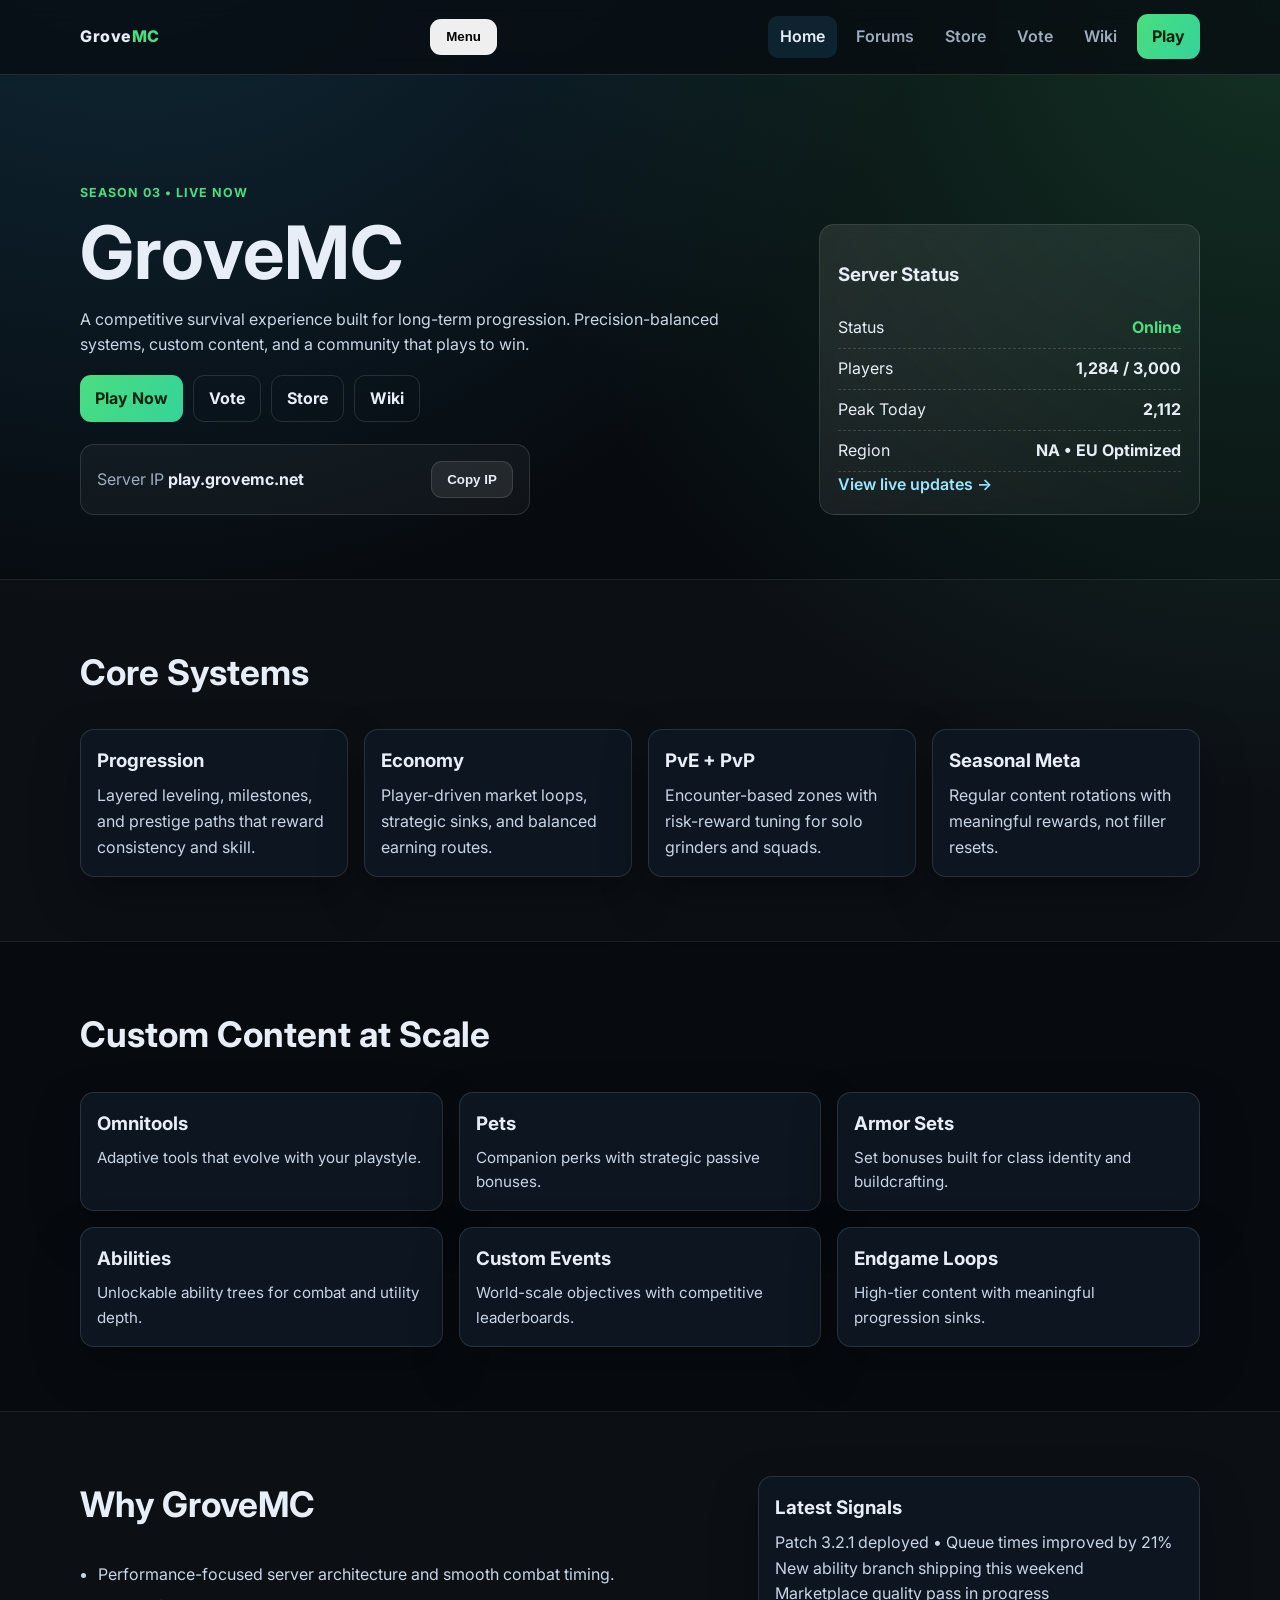
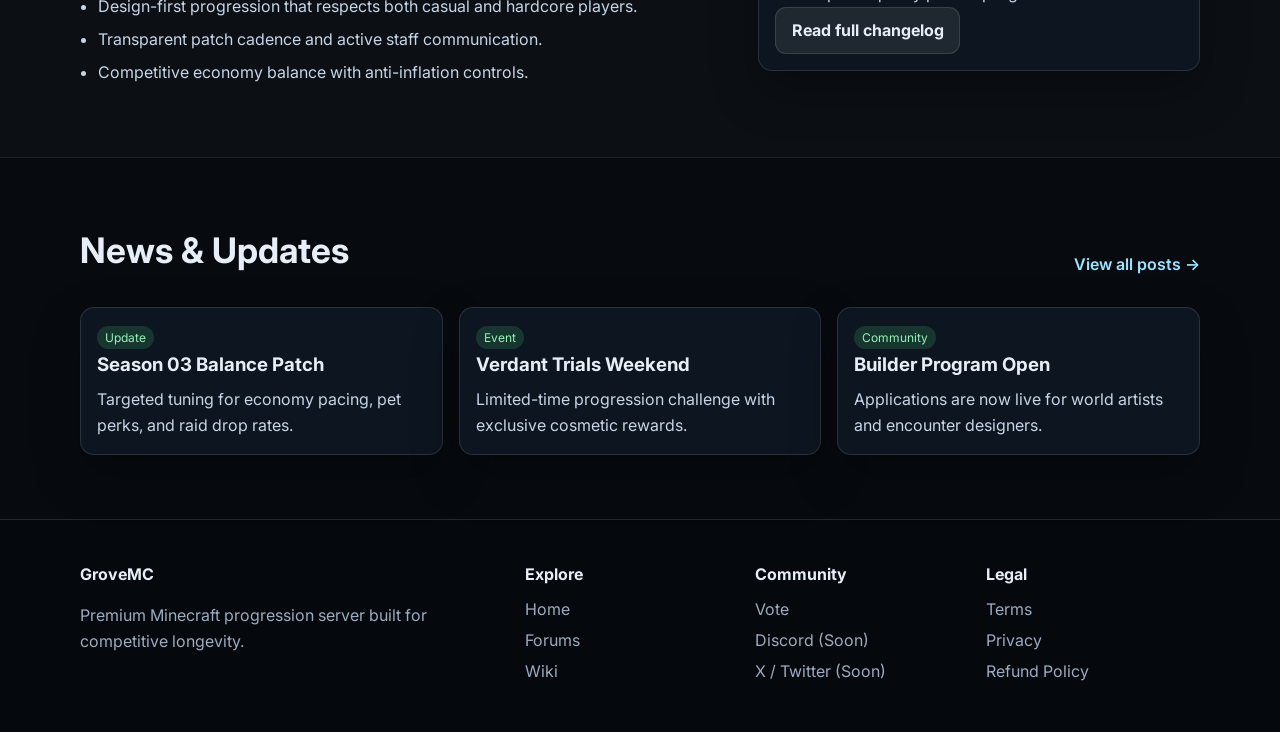
<file: index.html>
<!doctype html>
<html lang="en">
  <head>
    <meta charset="UTF-8" />
    <meta name="viewport" content="width=device-width, initial-scale=1.0" />
    <title>GroveMC — Premium Minecraft Server</title>
    <meta name="description" content="Join GroveMC — a premium Minecraft server with custom progression, economy depth, unique gear systems, and a competitive community." />
    <link rel="preconnect" href="https://fonts.googleapis.com" />
    <link rel="preconnect" href="https://fonts.gstatic.com" crossorigin />
    <link href="https://fonts.googleapis.com/css2?family=Inter:wght@400;500;600;700;800&display=swap" rel="stylesheet" />
    <link rel="stylesheet" href="assets/css/styles.css" />
    <script defer src="assets/js/main.js"></script>
  </head>
  <body data-page="home">
    <div id="site-header"></div>

    <main>
      <section class="hero hero-home">
        <div class="container hero-grid">
          <div>
            <p class="eyebrow">Season 03 • Live Now</p>
            <h1>GroveMC</h1>
            <p class="lead">
              A competitive survival experience built for long-term progression.
              Precision-balanced systems, custom content, and a community that
              plays to win.
            </p>
            <div class="hero-actions">
              <a class="btn btn-primary" href="#join">Play Now</a>
              <a class="btn btn-ghost" href="vote.html">Vote</a>
              <a class="btn btn-ghost" href="store.html">Store</a>
              <a class="btn btn-ghost" href="wiki.html">Wiki</a>
            </div>
            <div id="join" class="ip-card">
              <div>
                <span class="muted">Server IP</span>
                <strong id="server-ip">play.grovemc.net</strong>
              </div>
              <button id="copy-ip" class="btn btn-secondary">Copy IP</button>
            </div>
          </div>
          <aside class="status-panel glass">
            <h3>Server Status</h3>
            <div class="status-row"><span>Status</span><b class="online">Online</b></div>
            <div class="status-row"><span>Players</span><b>1,284 / 3,000</b></div>
            <div class="status-row"><span>Peak Today</span><b>2,112</b></div>
            <div class="status-row"><span>Region</span><b>NA • EU Optimized</b></div>
            <a href="forums.html" class="link">View live updates →</a>
          </aside>
        </div>
      </section>

      <section class="section alt">
        <div class="container">
          <h2>Core Systems</h2>
          <div class="grid cards-4">
            <article class="card"><h3>Progression</h3><p>Layered leveling, milestones, and prestige paths that reward consistency and skill.</p></article>
            <article class="card"><h3>Economy</h3><p>Player-driven market loops, strategic sinks, and balanced earning routes.</p></article>
            <article class="card"><h3>PvE + PvP</h3><p>Encounter-based zones with risk-reward tuning for solo grinders and squads.</p></article>
            <article class="card"><h3>Seasonal Meta</h3><p>Regular content rotations with meaningful rewards, not filler resets.</p></article>
          </div>
        </div>
      </section>

      <section class="section">
        <div class="container">
          <h2>Custom Content at Scale</h2>
          <div class="grid cards-6">
            <article class="card mini"><h3>Omnitools</h3><p>Adaptive tools that evolve with your playstyle.</p></article>
            <article class="card mini"><h3>Pets</h3><p>Companion perks with strategic passive bonuses.</p></article>
            <article class="card mini"><h3>Armor Sets</h3><p>Set bonuses built for class identity and buildcrafting.</p></article>
            <article class="card mini"><h3>Abilities</h3><p>Unlockable ability trees for combat and utility depth.</p></article>
            <article class="card mini"><h3>Custom Events</h3><p>World-scale objectives with competitive leaderboards.</p></article>
            <article class="card mini"><h3>Endgame Loops</h3><p>High-tier content with meaningful progression sinks.</p></article>
          </div>
        </div>
      </section>

      <section class="section alt">
        <div class="container two-col">
          <div>
            <h2>Why GroveMC</h2>
            <ul class="checklist">
              <li>Performance-focused server architecture and smooth combat timing.</li>
              <li>Design-first progression that respects both casual and hardcore players.</li>
              <li>Transparent patch cadence and active staff communication.</li>
              <li>Competitive economy balance with anti-inflation controls.</li>
            </ul>
          </div>
          <div class="card glass">
            <h3>Latest Signals</h3>
            <p class="muted">Patch 3.2.1 deployed • Queue times improved by 21%</p>
            <p class="muted">New ability branch shipping this weekend</p>
            <p class="muted">Marketplace quality pass in progress</p>
            <a class="btn btn-secondary" href="forums.html">Read full changelog</a>
          </div>
        </div>
      </section>

      <section class="section">
        <div class="container">
          <div class="section-head">
            <h2>News & Updates</h2>
            <a class="link" href="forums.html">View all posts →</a>
          </div>
          <div class="grid cards-3">
            <article class="card post"><span class="pill">Update</span><h3>Season 03 Balance Patch</h3><p>Targeted tuning for economy pacing, pet perks, and raid drop rates.</p></article>
            <article class="card post"><span class="pill">Event</span><h3>Verdant Trials Weekend</h3><p>Limited-time progression challenge with exclusive cosmetic rewards.</p></article>
            <article class="card post"><span class="pill">Community</span><h3>Builder Program Open</h3><p>Applications are now live for world artists and encounter designers.</p></article>
          </div>
        </div>
      </section>
    </main>

    <div id="site-footer"></div>
  </body>
</html>
</file>
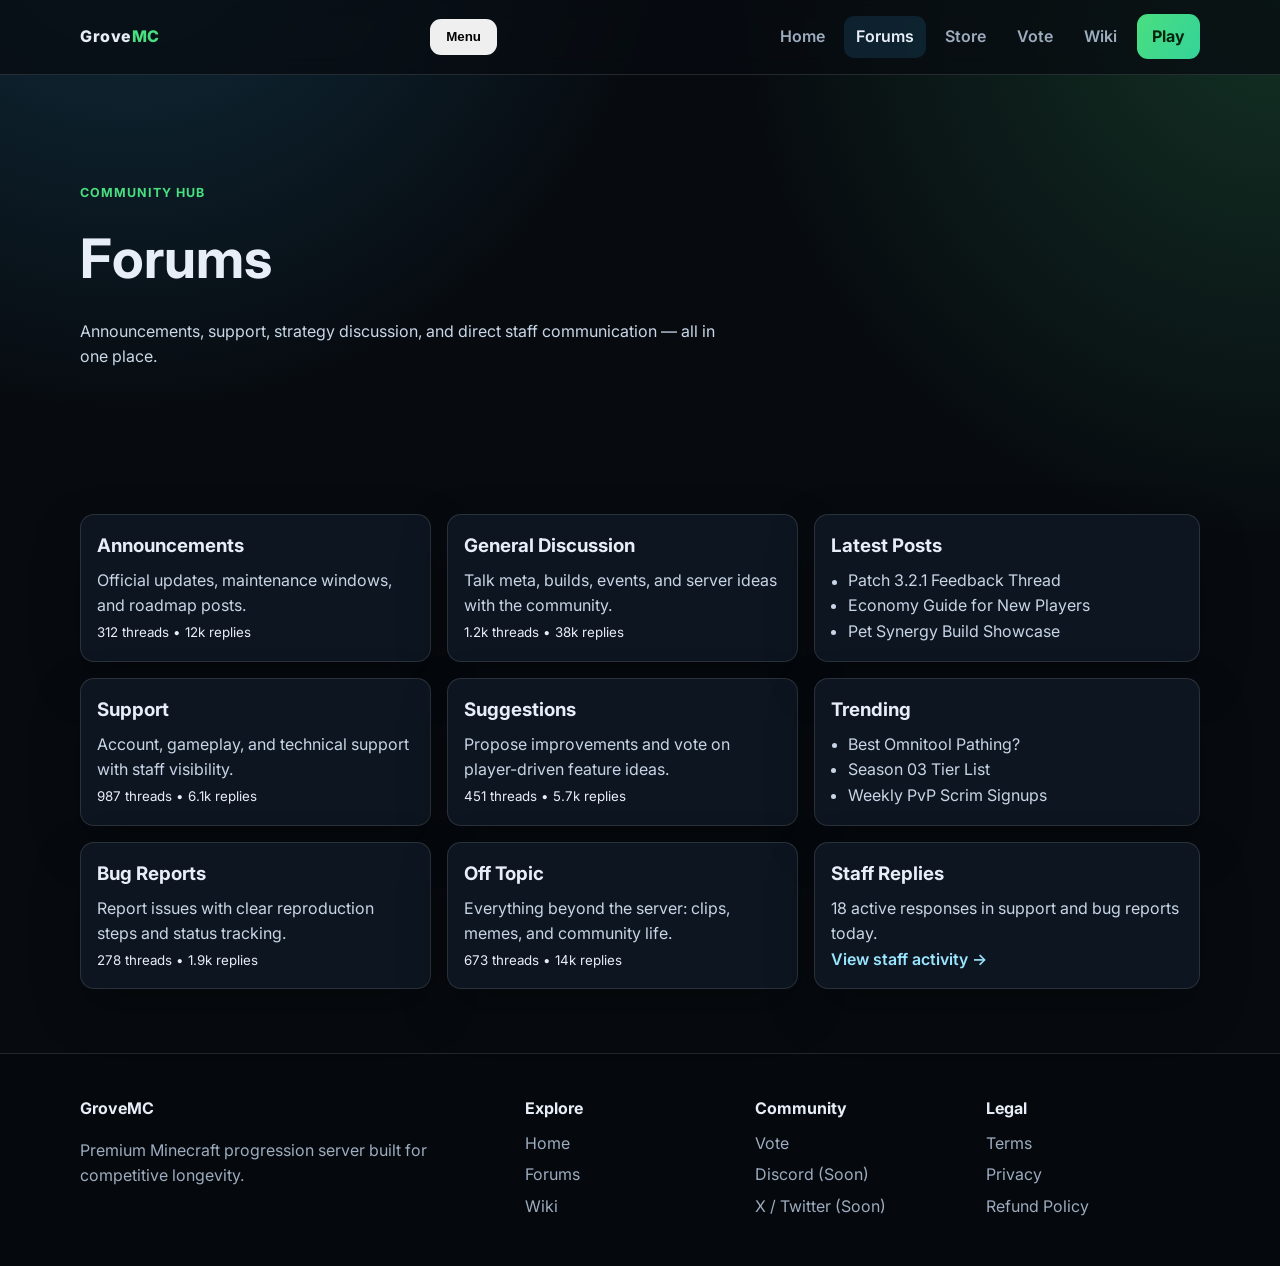
<file: forums.html>
<!doctype html>
<html lang="en">
<head>
  <meta charset="UTF-8" />
  <meta name="viewport" content="width=device-width, initial-scale=1.0" />
  <title>Forums — GroveMC</title>
  <meta name="description" content="Join GroveMC community discussions, announcements, support, and player feedback." />
  <link rel="preconnect" href="https://fonts.googleapis.com" />
  <link rel="preconnect" href="https://fonts.gstatic.com" crossorigin />
  <link href="https://fonts.googleapis.com/css2?family=Inter:wght@400;500;600;700;800&display=swap" rel="stylesheet" />
  <link rel="stylesheet" href="assets/css/styles.css" />
  <script defer src="assets/js/main.js"></script>
</head>
<body data-page="forums">
  <div id="site-header"></div>
  <main>
    <section class="hero hero-sub">
      <div class="container">
        <p class="eyebrow">Community Hub</p>
        <h1>Forums</h1>
        <p class="lead">Announcements, support, strategy discussion, and direct staff communication — all in one place.</p>
      </div>
    </section>

    <section class="section">
      <div class="container two-col forums-layout">
        <div>
          <div class="grid cards-2">
            <article class="card"><h3>Announcements</h3><p>Official updates, maintenance windows, and roadmap posts.</p><small>312 threads • 12k replies</small></article>
            <article class="card"><h3>General Discussion</h3><p>Talk meta, builds, events, and server ideas with the community.</p><small>1.2k threads • 38k replies</small></article>
            <article class="card"><h3>Support</h3><p>Account, gameplay, and technical support with staff visibility.</p><small>987 threads • 6.1k replies</small></article>
            <article class="card"><h3>Suggestions</h3><p>Propose improvements and vote on player-driven feature ideas.</p><small>451 threads • 5.7k replies</small></article>
            <article class="card"><h3>Bug Reports</h3><p>Report issues with clear reproduction steps and status tracking.</p><small>278 threads • 1.9k replies</small></article>
            <article class="card"><h3>Off Topic</h3><p>Everything beyond the server: clips, memes, and community life.</p><small>673 threads • 14k replies</small></article>
          </div>
        </div>
        <aside class="stack">
          <article class="card glass">
            <h3>Latest Posts</h3>
            <ul class="list">
              <li>Patch 3.2.1 Feedback Thread</li>
              <li>Economy Guide for New Players</li>
              <li>Pet Synergy Build Showcase</li>
            </ul>
          </article>
          <article class="card glass">
            <h3>Trending</h3>
            <ul class="list">
              <li>Best Omnitool Pathing?</li>
              <li>Season 03 Tier List</li>
              <li>Weekly PvP Scrim Signups</li>
            </ul>
          </article>
          <article class="card glass">
            <h3>Staff Replies</h3>
            <p class="muted">18 active responses in support and bug reports today.</p>
            <a href="#" class="link">View staff activity →</a>
          </article>
        </aside>
      </div>
    </section>
  </main>
  <div id="site-footer"></div>
</body>
</html>
</file>
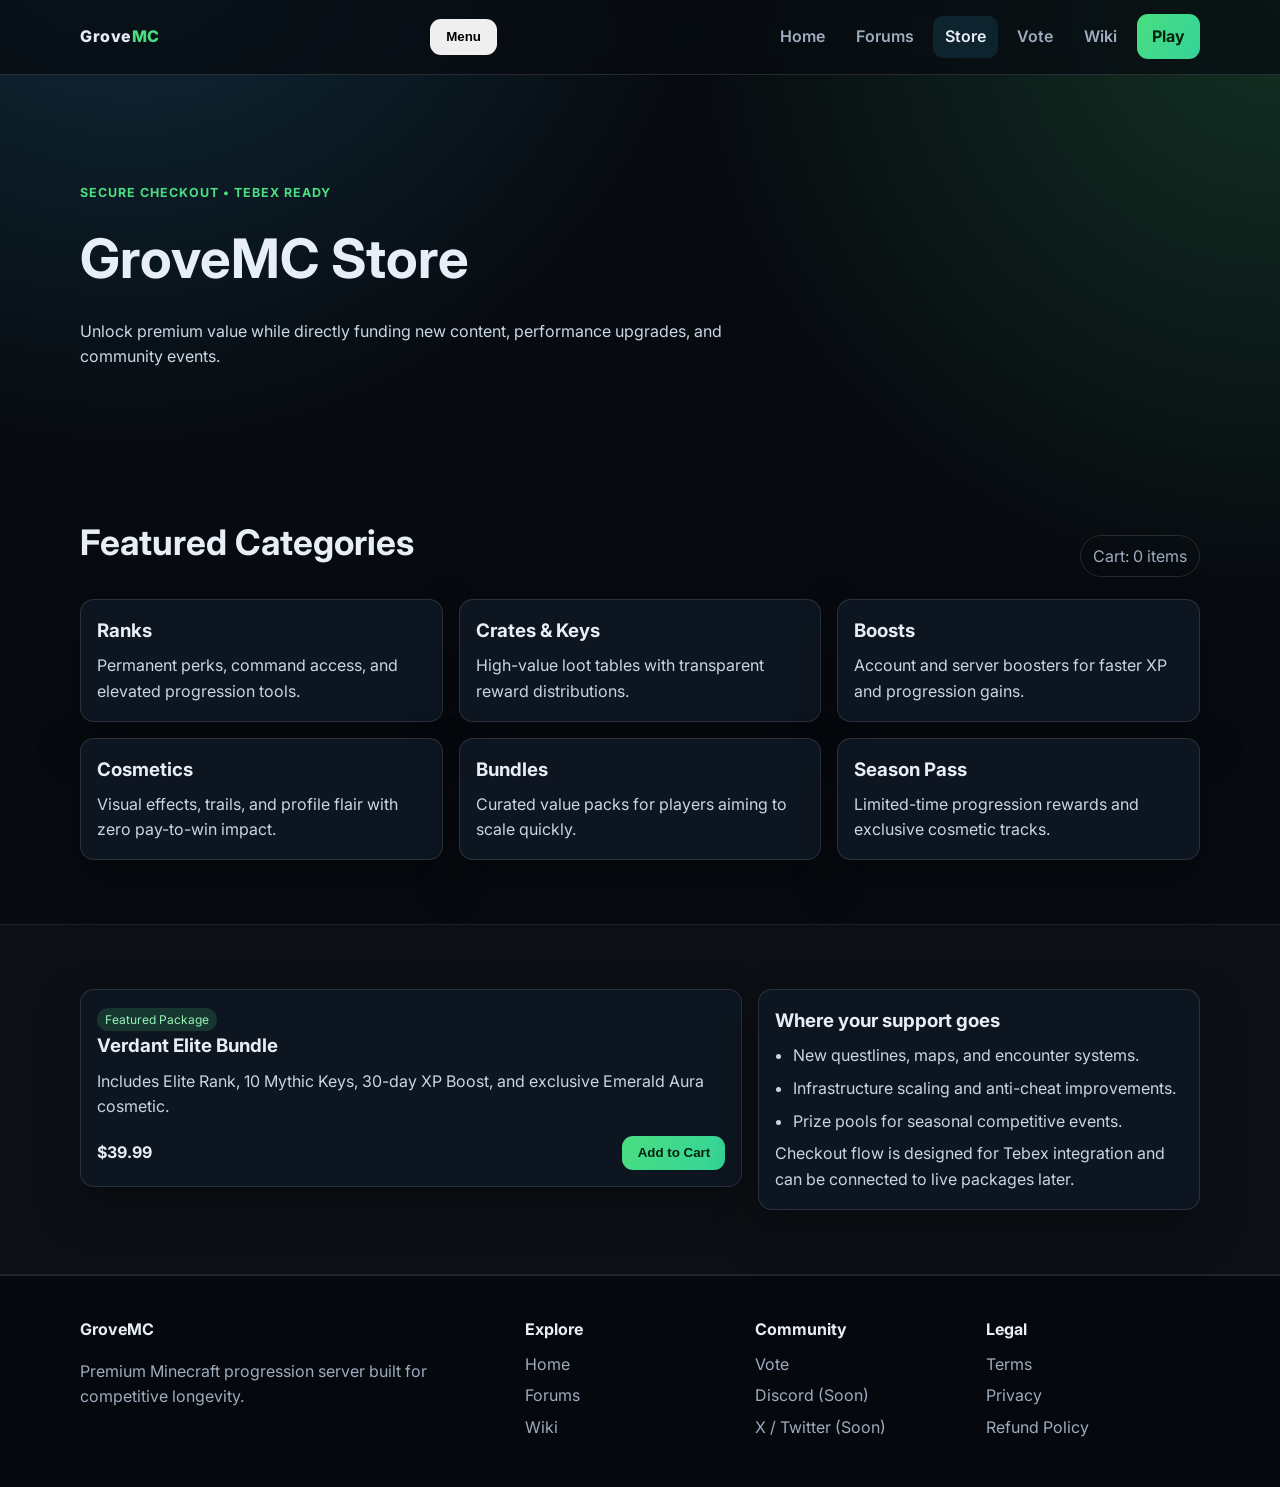
<file: store.html>
<!doctype html>
<html lang="en">
<head>
  <meta charset="UTF-8" />
  <meta name="viewport" content="width=device-width, initial-scale=1.0" />
  <title>Store — GroveMC</title>
  <meta name="description" content="Support GroveMC and unlock premium ranks, crates, cosmetics, and more." />
  <link rel="preconnect" href="https://fonts.googleapis.com" />
  <link rel="preconnect" href="https://fonts.gstatic.com" crossorigin />
  <link href="https://fonts.googleapis.com/css2?family=Inter:wght@400;500;600;700;800&display=swap" rel="stylesheet" />
  <link rel="stylesheet" href="assets/css/styles.css" />
  <script defer src="assets/js/main.js"></script>
</head>
<body data-page="store">
  <div id="site-header"></div>
  <main>
    <section class="hero hero-sub">
      <div class="container">
        <p class="eyebrow">Secure Checkout • Tebex Ready</p>
        <h1>GroveMC Store</h1>
        <p class="lead">Unlock premium value while directly funding new content, performance upgrades, and community events.</p>
      </div>
    </section>

    <section class="section">
      <div class="container section-head">
        <h2>Featured Categories</h2>
        <div class="cart-pill">Cart: 0 items</div>
      </div>
      <div class="container grid cards-3">
        <article class="card"><h3>Ranks</h3><p>Permanent perks, command access, and elevated progression tools.</p></article>
        <article class="card"><h3>Crates & Keys</h3><p>High-value loot tables with transparent reward distributions.</p></article>
        <article class="card"><h3>Boosts</h3><p>Account and server boosters for faster XP and progression gains.</p></article>
        <article class="card"><h3>Cosmetics</h3><p>Visual effects, trails, and profile flair with zero pay-to-win impact.</p></article>
        <article class="card"><h3>Bundles</h3><p>Curated value packs for players aiming to scale quickly.</p></article>
        <article class="card"><h3>Season Pass</h3><p>Limited-time progression rewards and exclusive cosmetic tracks.</p></article>
      </div>
    </section>

    <section class="section alt">
      <div class="container two-col">
        <article class="card featured">
          <span class="pill">Featured Package</span>
          <h3>Verdant Elite Bundle</h3>
          <p>Includes Elite Rank, 10 Mythic Keys, 30-day XP Boost, and exclusive Emerald Aura cosmetic.</p>
          <div class="price-row"><strong>$39.99</strong><button class="btn btn-primary">Add to Cart</button></div>
        </article>
        <article class="card glass">
          <h3>Where your support goes</h3>
          <ul class="checklist">
            <li>New questlines, maps, and encounter systems.</li>
            <li>Infrastructure scaling and anti-cheat improvements.</li>
            <li>Prize pools for seasonal competitive events.</li>
          </ul>
          <p class="muted">Checkout flow is designed for Tebex integration and can be connected to live packages later.</p>
        </article>
      </div>
    </section>
  </main>
  <div id="site-footer"></div>
</body>
</html>
</file>
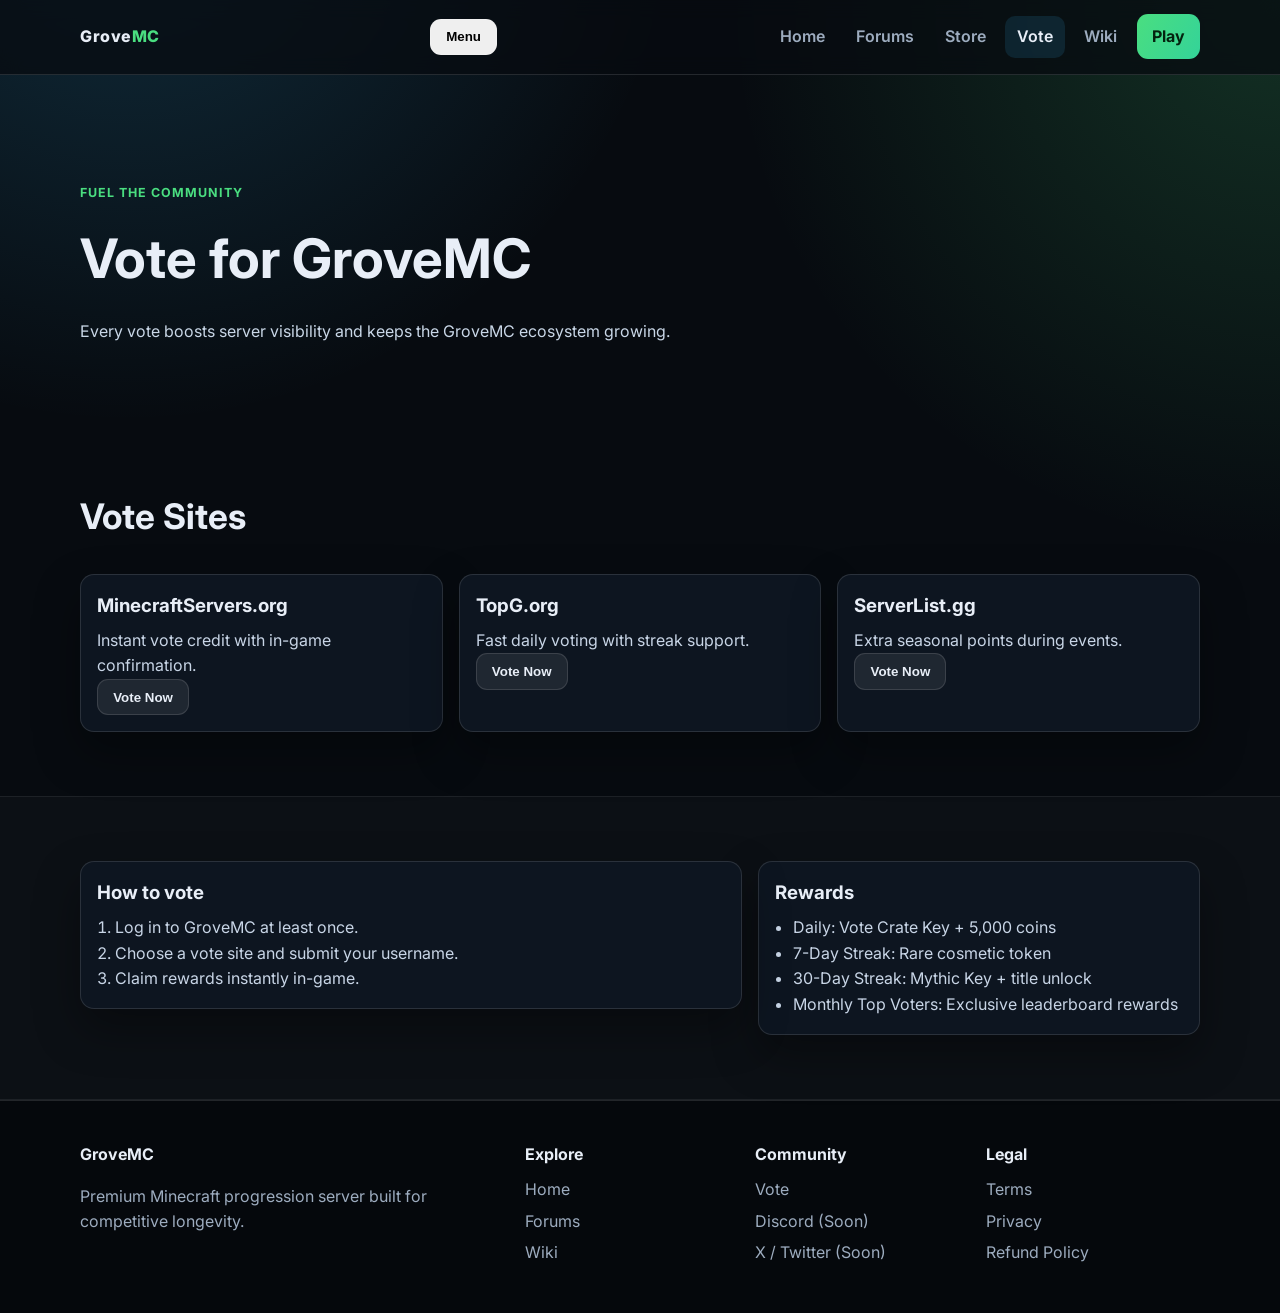
<file: vote.html>
<!doctype html>
<html lang="en">
<head>
  <meta charset="UTF-8" />
  <meta name="viewport" content="width=device-width, initial-scale=1.0" />
  <title>Vote — GroveMC</title>
  <meta name="description" content="Vote for GroveMC to support growth and earn daily, streak, and monthly rewards." />
  <link rel="preconnect" href="https://fonts.googleapis.com" />
  <link rel="preconnect" href="https://fonts.gstatic.com" crossorigin />
  <link href="https://fonts.googleapis.com/css2?family=Inter:wght@400;500;600;700;800&display=swap" rel="stylesheet" />
  <link rel="stylesheet" href="assets/css/styles.css" />
  <script defer src="assets/js/main.js"></script>
</head>
<body data-page="vote">
  <div id="site-header"></div>
  <main>
    <section class="hero hero-sub">
      <div class="container">
        <p class="eyebrow">Fuel the Community</p>
        <h1>Vote for GroveMC</h1>
        <p class="lead">Every vote boosts server visibility and keeps the GroveMC ecosystem growing.</p>
      </div>
    </section>

    <section class="section">
      <div class="container">
        <h2>Vote Sites</h2>
        <div class="grid cards-3">
          <article class="card"><h3>MinecraftServers.org</h3><p>Instant vote credit with in-game confirmation.</p><button class="btn btn-secondary">Vote Now</button></article>
          <article class="card"><h3>TopG.org</h3><p>Fast daily voting with streak support.</p><button class="btn btn-secondary">Vote Now</button></article>
          <article class="card"><h3>ServerList.gg</h3><p>Extra seasonal points during events.</p><button class="btn btn-secondary">Vote Now</button></article>
        </div>
      </div>
    </section>

    <section class="section alt">
      <div class="container two-col">
        <article class="card glass">
          <h3>How to vote</h3>
          <ol class="steps">
            <li>Log in to GroveMC at least once.</li>
            <li>Choose a vote site and submit your username.</li>
            <li>Claim rewards instantly in-game.</li>
          </ol>
        </article>
        <article class="card">
          <h3>Rewards</h3>
          <ul class="list">
            <li>Daily: Vote Crate Key + 5,000 coins</li>
            <li>7-Day Streak: Rare cosmetic token</li>
            <li>30-Day Streak: Mythic Key + title unlock</li>
            <li>Monthly Top Voters: Exclusive leaderboard rewards</li>
          </ul>
        </article>
      </div>
    </section>
  </main>
  <div id="site-footer"></div>
</body>
</html>
</file>
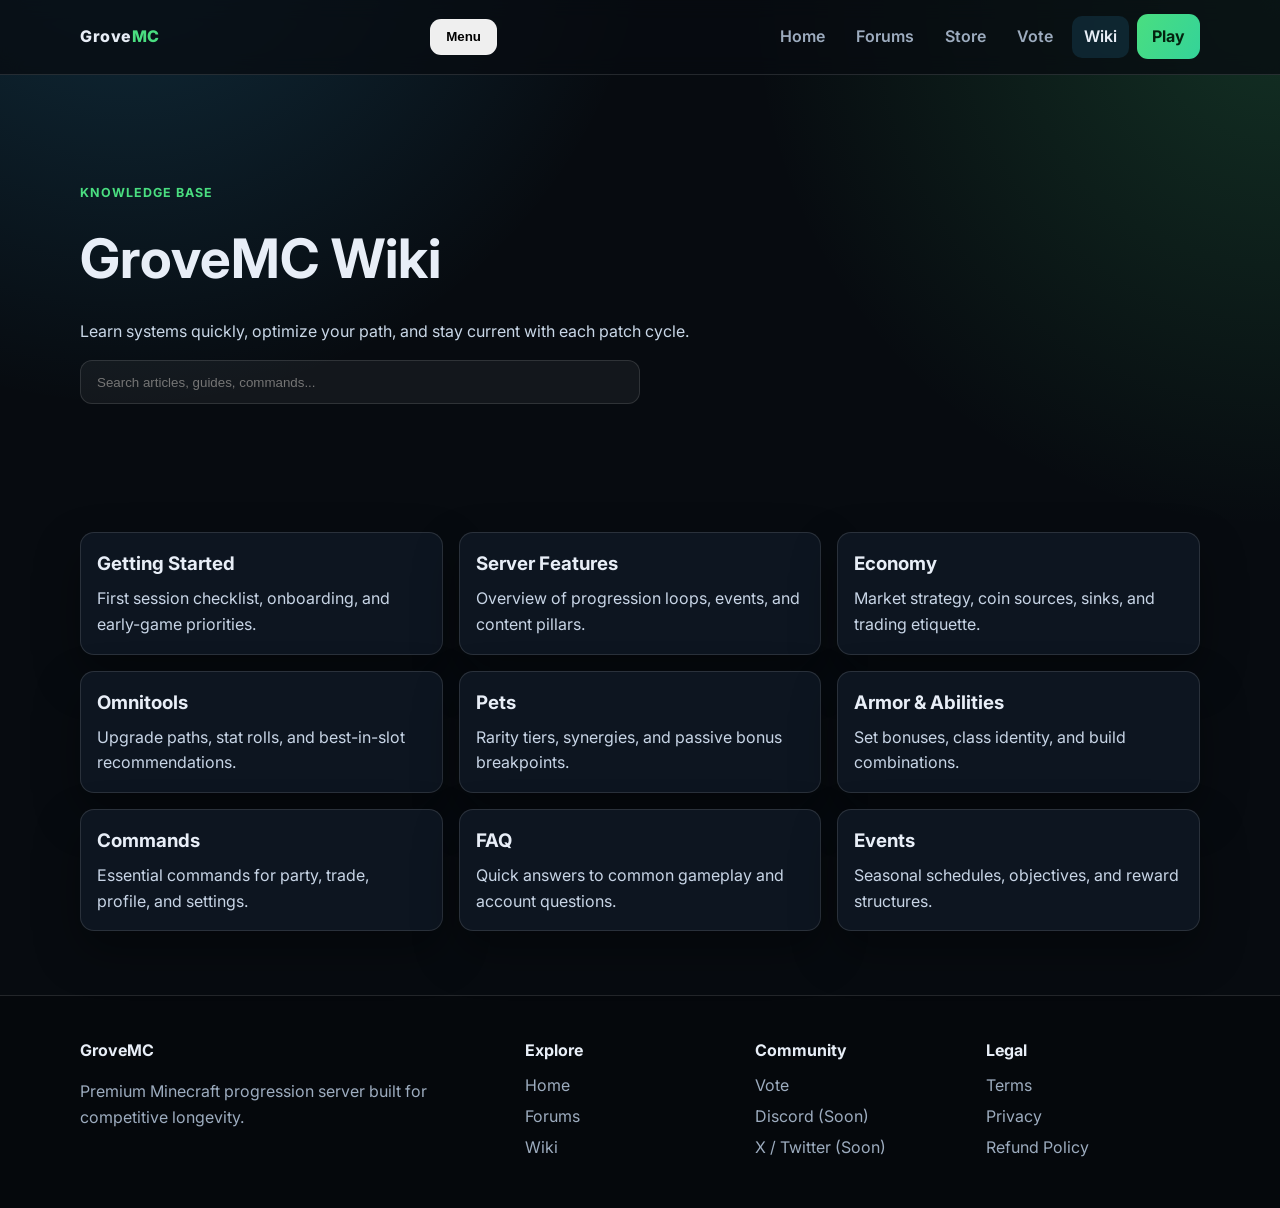
<file: wiki.html>
<!doctype html>
<html lang="en">
<head>
  <meta charset="UTF-8" />
  <meta name="viewport" content="width=device-width, initial-scale=1.0" />
  <title>Wiki — GroveMC</title>
  <meta name="description" content="Explore GroveMC guides for progression, economy, pets, armor, abilities, commands, and events." />
  <link rel="preconnect" href="https://fonts.googleapis.com" />
  <link rel="preconnect" href="https://fonts.gstatic.com" crossorigin />
  <link href="https://fonts.googleapis.com/css2?family=Inter:wght@400;500;600;700;800&display=swap" rel="stylesheet" />
  <link rel="stylesheet" href="assets/css/styles.css" />
  <script defer src="assets/js/main.js"></script>
</head>
<body data-page="wiki">
  <div id="site-header"></div>
  <main>
    <section class="hero hero-sub">
      <div class="container">
        <p class="eyebrow">Knowledge Base</p>
        <h1>GroveMC Wiki</h1>
        <p class="lead">Learn systems quickly, optimize your path, and stay current with each patch cycle.</p>
        <div class="search-wrap">
          <input aria-label="Search wiki" type="search" placeholder="Search articles, guides, commands..." />
        </div>
      </div>
    </section>

    <section class="section">
      <div class="container grid cards-3">
        <article class="card"><h3>Getting Started</h3><p>First session checklist, onboarding, and early-game priorities.</p></article>
        <article class="card"><h3>Server Features</h3><p>Overview of progression loops, events, and content pillars.</p></article>
        <article class="card"><h3>Economy</h3><p>Market strategy, coin sources, sinks, and trading etiquette.</p></article>
        <article class="card"><h3>Omnitools</h3><p>Upgrade paths, stat rolls, and best-in-slot recommendations.</p></article>
        <article class="card"><h3>Pets</h3><p>Rarity tiers, synergies, and passive bonus breakpoints.</p></article>
        <article class="card"><h3>Armor & Abilities</h3><p>Set bonuses, class identity, and build combinations.</p></article>
        <article class="card"><h3>Commands</h3><p>Essential commands for party, trade, profile, and settings.</p></article>
        <article class="card"><h3>FAQ</h3><p>Quick answers to common gameplay and account questions.</p></article>
        <article class="card"><h3>Events</h3><p>Seasonal schedules, objectives, and reward structures.</p></article>
      </div>
    </section>
  </main>
  <div id="site-footer"></div>
</body>
</html>
</file>
<file: assets/css/styles.css>
:root {
  --bg: #070b10;
  --surface: #0d1520;
  --surface-2: #121c29;
  --text: #e8eef7;
  --muted: #9dacbf;
  --brand: #4ade80;
  --brand-2: #38bdf8;
  --border: rgba(255, 255, 255, 0.12);
  --shadow: 0 20px 45px rgba(0, 0, 0, 0.35);
}

* { box-sizing: border-box; }
html, body { margin: 0; padding: 0; }
body {
  font-family: Inter, system-ui, -apple-system, sans-serif;
  color: var(--text);
  background: radial-gradient(circle at 10% -10%, rgba(56, 189, 248, 0.2), transparent 30%),
              radial-gradient(circle at 100% 0%, rgba(74, 222, 128, 0.18), transparent 30%),
              var(--bg);
  line-height: 1.6;
}
a { color: inherit; text-decoration: none; }
.container { width: min(1120px, 92vw); margin-inline: auto; }

.site-header {
  position: sticky; top: 0; z-index: 30;
  background: rgba(7, 11, 16, 0.75);
  backdrop-filter: blur(10px);
  border-bottom: 1px solid var(--border);
}
.nav { display: flex; align-items: center; justify-content: space-between; padding: 0.9rem 0; }
.brand { font-weight: 800; letter-spacing: 0.5px; }
.brand span { color: var(--brand); }
.nav-links { display: flex; gap: 0.45rem; align-items: center; }
.nav-link { padding: 0.5rem 0.75rem; border-radius: 10px; color: var(--muted); font-weight: 600; }
.nav-link.active, .nav-link:hover { background: rgba(56, 189, 248, 0.12); color: var(--text); }
.menu-btn { display: none; }

.hero { padding: 6rem 0 4rem; }
.hero-home h1 { font-size: clamp(2.4rem, 6vw, 4.6rem); margin: 0 0 0.75rem; line-height: 1.02; }
.hero-sub h1 { font-size: clamp(2rem, 4.8vw, 3.4rem); margin: 0; }
.hero-grid { display: grid; gap: 2rem; grid-template-columns: 1.3fr 0.7fr; align-items: end; }
.eyebrow { text-transform: uppercase; letter-spacing: 1px; color: var(--brand); font-size: 0.78rem; font-weight: 700; }
.lead { color: #c9d7e7; max-width: 65ch; }

.btn {
  border: 1px solid var(--border); padding: 0.6rem 0.95rem; border-radius: 11px;
  font-weight: 700; cursor: pointer; transition: 200ms ease;
  display: inline-flex; align-items: center; justify-content: center; gap: 0.4rem;
}
.btn-primary { background: linear-gradient(120deg, var(--brand), #34d399); color: #04230f; border: none; }
.btn-primary:hover { transform: translateY(-1px); filter: brightness(1.04); }
.btn-secondary { background: rgba(255, 255, 255, 0.08); color: var(--text); }
.btn-ghost { color: var(--text); background: transparent; }
.hero-actions { display: flex; flex-wrap: wrap; gap: 0.6rem; margin: 1.1rem 0 1.4rem; }

.ip-card { display: flex; justify-content: space-between; align-items: center; gap: 1rem; padding: 1rem; border: 1px solid var(--border); border-radius: 14px; background: rgba(255,255,255,0.04); max-width: 450px; }
.muted { color: var(--muted); }
.status-panel { padding: 1rem 1.1rem; border-radius: 15px; border: 1px solid var(--border); }
.status-row { display: flex; justify-content: space-between; padding: 0.45rem 0; border-bottom: 1px dashed rgba(255,255,255,0.15); }
.status-row:last-child { border-bottom: none; }
.online { color: var(--brand); }
.glass { background: linear-gradient(140deg, rgba(255,255,255,0.1), rgba(255,255,255,0.03)); backdrop-filter: blur(8px); }

.section { padding: 4rem 0; }
.section.alt { background: rgba(255, 255, 255, 0.02); border-block: 1px solid rgba(255,255,255,0.07); }
.section h2 { font-size: clamp(1.5rem, 3.4vw, 2.2rem); margin-top: 0; }
.section-head { display: flex; justify-content: space-between; align-items: center; gap: 1rem; }

.grid { display: grid; gap: 1rem; }
.cards-2 { grid-template-columns: repeat(2, minmax(0,1fr)); }
.cards-3 { grid-template-columns: repeat(3, minmax(0,1fr)); }
.cards-4 { grid-template-columns: repeat(4, minmax(0,1fr)); }
.cards-6 { grid-template-columns: repeat(3, minmax(0,1fr)); }
.card { background: var(--surface); border: 1px solid var(--border); border-radius: 14px; padding: 1rem; box-shadow: var(--shadow); }
.card:hover { transform: translateY(-2px); transition: transform 180ms ease; }
.card h3 { margin-top: 0; margin-bottom: 0.45rem; }
.card p { margin: 0; color: #c8d5e6; }
.card.mini p { font-size: 0.95rem; }
.post .pill { margin-bottom: 0.65rem; }
.pill { font-size: 0.75rem; padding: 0.25rem 0.5rem; border-radius: 999px; background: rgba(74, 222, 128, 0.16); color: #95f2b7; }

.two-col { display: grid; gap: 1rem; grid-template-columns: 1.2fr 0.8fr; align-items: start; }
.checklist { margin: 0; padding-left: 1.1rem; color: #c8d5e6; }
.checklist li { margin: 0.45rem 0; }
.list, .steps { margin: 0; padding-left: 1.1rem; color: #c8d5e6; }
.link { color: #9ae6ff; font-weight: 600; }
.stack { display: grid; gap: 1rem; }
.forums-layout { grid-template-columns: 1.3fr 0.7fr; }
.price-row { margin-top: 1rem; display: flex; justify-content: space-between; align-items: center; }
.cart-pill { border: 1px solid var(--border); padding: 0.45rem 0.75rem; border-radius: 999px; color: var(--muted); }
.search-wrap { margin-top: 1rem; }
.search-wrap input { width: min(560px, 100%); padding: 0.85rem 1rem; border-radius: 12px; border: 1px solid var(--border); background: rgba(255,255,255,0.05); color: var(--text); }

.site-footer { border-top: 1px solid var(--border); padding: 2.6rem 0; background: #05080c; }
.footer-grid { display: grid; gap: 1rem; grid-template-columns: 2fr 1fr 1fr 1fr; }
.footer-grid h4 { margin: 0 0 0.6rem; }
.footer-grid a { display: block; color: var(--muted); margin: 0.35rem 0; }
.footer-grid a:hover { color: var(--text); }

@media (max-width: 980px) {
  .hero-grid, .two-col, .forums-layout, .cards-4, .cards-3, .cards-2, .cards-6 { grid-template-columns: 1fr 1fr; }
  .footer-grid { grid-template-columns: 1fr 1fr; }
}
@media (max-width: 700px) {
  .hero { padding-top: 5rem; }
  .hero-grid, .two-col, .forums-layout, .cards-4, .cards-3, .cards-2, .cards-6 { grid-template-columns: 1fr; }
  .nav-links { display: none; position: absolute; top: 64px; right: 4vw; left: 4vw; background: #0b1118; border: 1px solid var(--border); border-radius: 12px; padding: 0.7rem; flex-direction: column; }
  .nav-links.open { display: flex; }
  .menu-btn { display: inline-flex; background: transparent; color: var(--text); }
  .footer-grid { grid-template-columns: 1fr; }
}
</file>
